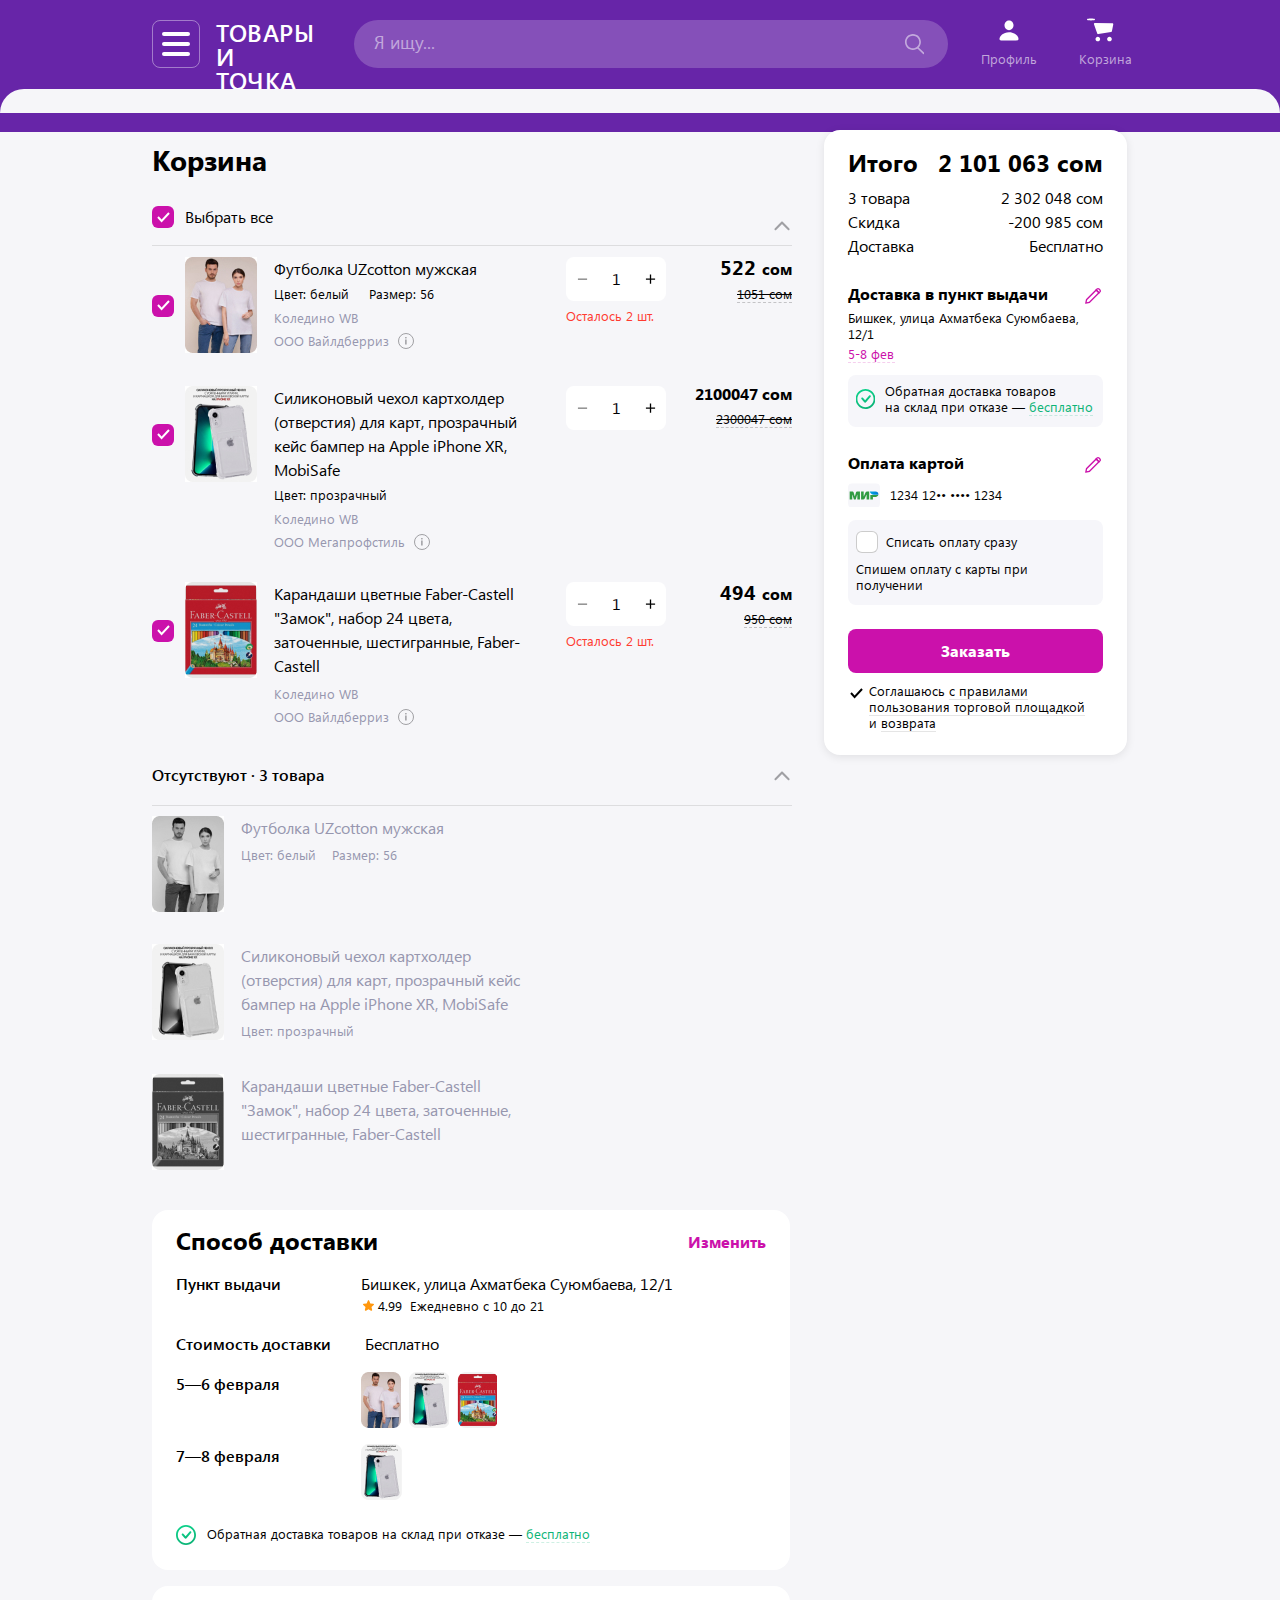
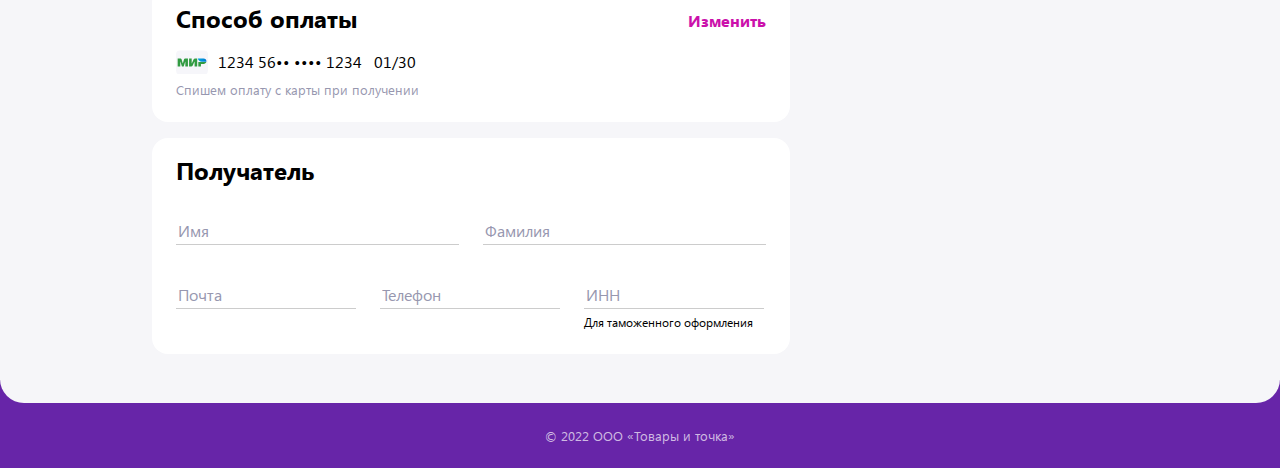
<file: index.html>
<!doctype html>
<html lang="en" class="no-js">
  <head>
    <meta charset="utf-8">
    <meta name="viewport" content="width=device-width">
    <meta name="google" content="notranslate">
    <meta name="format-detection" content="telephone=no">

    <title>Товары и точка</title>
    <meta name="description" content="">
    <meta name="keywords" content="">

    <script>
      var docElement = document.documentElement;
      docElement.className = docElement.className.replace(/\bno-js\b/, '') + ' js';
    </script>

    <link href="css/style.min.css" rel="stylesheet">
  </head>
  <body>
    <header class="header container">
      <div class="header__wrapper">
        <div class="header__nav">
          <button class="header__button" type="button">
            <span class="header__line"></span>
          </button>
          <a class="header__logo" href="/">Товары и точка</a>
        </div>
        <div class="header__search">
          <input class="header__input" type="search" placeholder="Я ищу...">
          <button class="header__searchButton"></button>
        </div>
        <div class="header__iconBlock">
          <div class="header__icon">
            <a class="header__link" href="/">
              <span class="header__link-profile"></span>
              Профиль
            </a>
          </div>
          <div class="header__icon">
            <a class="header__link" href="/">
              <span class="header__link-basket"></span>
              Корзина
            </a>
          </div>
        </div>
      </div>
    </header>
    <main class="main">
      <div class="main__display container">
        <div class="main__wrapper">
          <div class="basket">
            <div class="basket__product">
              <h1 class="basket__title">Корзина</h1>
              <div class="basket__wrapper">
                <div class="basket__wrapperButton borderCheckbox">
                  <div class="basket__wrapperCheckbox">
                    <input class="basket__input" id="Choose-all" type="checkbox" name="Choose-all" checked="checked">
                    <label class="basket__label" for="Choose-all">Выбрать все</label>
                  </div>
                  <div class="basket__summaryText">
                    <p class="basket__text"><span class="basket__quantity">3 товара</span> · <span class="basket__summary"></span></p>
                  </div>
                  <button class="buttonHide hideBasket"></button>
                </div>
                <div class="basket__wrapperList">
                  <div class="basket__list">
  <div class="basket__wrapperCheckbox marginCheckbox mobileCheckbox">
    <input class="basket__input input-js" id="t-shirt" type="checkbox" checked="checked">
    <label class="basket__label" for="t-shirt"></label>
  </div>
  <div class="basket__list-item">
    <div class="basket__list-info">
      <picture>
        <source srcset="./img/t-shirt_320.jpg" media="(max-width: 1023px)" width="80" height="106">
        <img class="basket__list-img" src="./img/t-shirt.jpg" alt="t-shirt" width="72" height="96">
      </picture>
      <div class="basket__list-text">
        <p class="basket__list-name">Футболка UZcotton мужская</p>
        <p class="basket__list-characteristic">Цвет: белый&nbsp;&nbsp;&nbsp;&nbsp;&nbsp;Размер: 56</p>
        <p class="basket__list-stock">Коледино WB</p>
        <p class="basket__list-provider">OOO Вайлдберриз <span class="providerWB"></span></p>
      </div>
      <div class="basket__list-count">
        <div class="count" data-price="522" data-sale="1051">
          <button class="count__btnMinus count__btn btnDisabled" data-direction="minus" disabled="disabled" type="button"></button>
          <input class="count__number" type="text" maxlength="2" value="1">
          <button class="count__btnPlus count__btn" data-direction="plus" type="button"></button>
        </div>
        <p class="quantity">Осталось 2 шт.</p>
        <div class="icon">
          <button class="icon__like"></button>
          <button class="icon__delete"></button>
        </div>
      </div>
      <div class="basket__list-price">
        <p class="basket__list-newPrice 522FontSize">522 <span class="basket__list-unit">сом</span></p>
        <p class="basket__list-oldPrice">1051 сом</p>
        <div class="basket__hoverPrice">
          <div class="basket__hoverPrice-wrapper">
            <p class="basket__hoverPrice-title">Скидка 55%</p>
            <p class="basket__hoverPrice-text">−300 сом</p>
          </div>
          <div class="basket__hoverPrice-wrapper">
            <p class="basket__hoverPrice-title">Скидка покупателя 10%</p>
            <p class="basket__hoverPrice-text">−30 сом</p>
          </div>
        </div>
      </div>
    </div>
  </div>
</div>

                  <div class="basket__list">
  <div class="basket__wrapperCheckbox marginCheckbox mobileCheckbox">
    <input class="basket__input input-js" id="case" type="checkbox" checked="checked">
    <label class="basket__label" for="case"></label>
  </div>
  <div class="basket__list-item">
    <div class="basket__list-info">
      <picture>
        <source srcset="./img/case_320.jpg" media="(max-width: 1023px)" width="80" height="106">
        <img class="basket__list-img" src="./img/case.jpg" alt="t-shirt" width="72" height="96">
      </picture>
      <div class="basket__list-text">
        <p class="basket__list-name">Силиконовый чехол картхолдер (отверстия) для карт, прозрачный кейс бампер на Apple iPhone XR, MobiSafe</p>
        <p class="basket__list-characteristic">Цвет: прозрачный</p>
        <p class="basket__list-stock">Коледино WB</p>
        <p class="basket__list-provider">OOO Мегапрофстиль <span class="providerM"></span></p>
      </div>
      <div class="basket__list-count">
        <div class="count" data-price="2100047" data-sale="2300047">
          <button class="count__btnMinus count__btn btnDisabled" data-direction="minus" disabled="disabled" type="button"></button>
          <input class="count__number" type="text" maxlength="2" value="1">
          <button class="count__btnPlus count__btn" data-direction="plus" type="button"></button>
        </div>
        <p class="quantity"> </p>
        <div class="icon">
          <button class="icon__like"></button>
          <button class="icon__delete"></button>
        </div>
      </div>
      <div class="basket__list-price">
        <p class="basket__list-newPrice newPriceFontSize">2100047 <span class="basket__list-unit">сом</span></p>
        <p class="basket__list-oldPrice">2300047 сом</p>
        <div class="basket__hoverPrice">
          <div class="basket__hoverPrice-wrapper">
            <p class="basket__hoverPrice-title">Скидка 55%</p>
            <p class="basket__hoverPrice-text">−300 сом</p>
          </div>
          <div class="basket__hoverPrice-wrapper">
            <p class="basket__hoverPrice-title">Скидка покупателя 10%</p>
            <p class="basket__hoverPrice-text">−30 сом</p>
          </div>
        </div>
      </div>
    </div>
  </div>
</div>

                  <div class="basket__list">
  <div class="basket__wrapperCheckbox marginCheckbox mobileCheckbox">
    <input class="basket__input input-js" id="pencils" type="checkbox" checked="checked">
    <label class="basket__label" for="pencils"></label>
  </div>
  <div class="basket__list-item">
    <div class="basket__list-info">
      <picture>
        <source srcset="./img/pencils_320.jpg" media="(max-width: 1023px)" width="80" height="106">
        <img class="basket__list-img" src="./img/pencils.jpg" alt="t-shirt" width="72" height="96">
      </picture>
      <div class="basket__list-text">
        <p class="basket__list-name">Карандаши цветные Faber-Castell &quot;Замок&quot;, набор 24 цвета, заточенные, шестигранные, Faber-Castell</p>
        <p class="basket__list-characteristic"> </p>
        <p class="basket__list-stock">Коледино WB</p>
        <p class="basket__list-provider">OOO Вайлдберриз <span class="providerWB"></span></p>
      </div>
      <div class="basket__list-count">
        <div class="count" data-price="494" data-sale="950">
          <button class="count__btnMinus count__btn btnDisabled" data-direction="minus" disabled="disabled" type="button"></button>
          <input class="count__number" type="text" maxlength="2" value="1">
          <button class="count__btnPlus count__btn" data-direction="plus" type="button"></button>
        </div>
        <p class="quantity">Осталось 2 шт.</p>
        <div class="icon">
          <button class="icon__like"></button>
          <button class="icon__delete"></button>
        </div>
      </div>
      <div class="basket__list-price">
        <p class="basket__list-newPrice 494FontSize">494 <span class="basket__list-unit">сом</span></p>
        <p class="basket__list-oldPrice">950 сом</p>
        <div class="basket__hoverPrice">
          <div class="basket__hoverPrice-wrapper">
            <p class="basket__hoverPrice-title">Скидка 55%</p>
            <p class="basket__hoverPrice-text">−300 сом</p>
          </div>
          <div class="basket__hoverPrice-wrapper">
            <p class="basket__hoverPrice-title">Скидка покупателя 10%</p>
            <p class="basket__hoverPrice-text">−30 сом</p>
          </div>
        </div>
      </div>
    </div>
  </div>
</div>

                </div>
              </div>
            </div>
            <div class="absent">
              <div class="absent__wrapper">
                <p class="absent__title">Отсутствуют · 3 товара</p>
                <button class="buttonHide hideAbsent"></button>
              </div>
              <div class="absent__product">
                <div class="absent__list">
  <div class="absent__list-info paddingProduct marginProduct">
    <div class="absent__list-wrapper">
      <picture>
        <source srcset="./img/t-shirt_320.jpg" media="(max-width: 1023px)" width="80" height="106">
        <img class="absent__list-img colorImg" src="./img/t-shirt.jpg" alt="t-shirt" width="72" height="96">
      </picture>
       <div class="absent__list-text">
         <p class="absent__list-name colorText">Футболка UZcotton мужская</p>
         <p class="absent__list-characteristic colorText">Цвет: белый&nbsp;&nbsp;&nbsp;&nbsp;Размер: 56</p>
     </div>
     </div>
      <div class="icon marginIcon mobileIcon">
        <button class="icon__like"></button>
        <button class="icon__delete"></button>
      </div>
  </div>
</div>


                <div class="absent__list">
  <div class="absent__list-info paddingProduct marginProduct">
    <div class="absent__list-wrapper">
      <picture>
        <source srcset="./img/case_320.jpg" media="(max-width: 1023px)" width="80" height="106">
        <img class="absent__list-img colorImg" src="./img/case.jpg" alt="t-shirt" width="72" height="96">
      </picture>
       <div class="absent__list-text">
         <p class="absent__list-name colorText">Силиконовый чехол картхолдер (отверстия) для карт, прозрачный кейс бампер на Apple iPhone XR, MobiSafe</p>
         <p class="absent__list-characteristic colorText">Цвет: прозрачный</p>
     </div>
     </div>
      <div class="icon marginIcon mobileIcon">
        <button class="icon__like"></button>
        <button class="icon__delete"></button>
      </div>
  </div>
</div>


                <div class="absent__list">
  <div class="absent__list-info paddingProduct marginProduct">
    <div class="absent__list-wrapper">
      <picture>
        <source srcset="./img/pencils_320.jpg" media="(max-width: 1023px)" width="80" height="106">
        <img class="absent__list-img colorImg" src="./img/pencils.jpg" alt="t-shirt" width="72" height="96">
      </picture>
       <div class="absent__list-text">
         <p class="absent__list-name colorText">Карандаши цветные Faber-Castell &quot;Замок&quot;, набор 24 цвета, заточенные, шестигранные, Faber-Castell</p>
         <p class="absent__list-characteristic colorText"> </p>
     </div>
     </div>
      <div class="icon marginIcon mobileIcon">
        <button class="icon__like"></button>
        <button class="icon__delete"></button>
      </div>
  </div>
</div>


              </div>
            </div>
            <div class="delivery">
              <div class="delivery__header">
                <h2 class="delivery__title">Способ доставки</h2>
                <button class="buttonChange btnFormDelivery">Изменить</button>
              </div>
              <div class="delivery__content">
                <div class="delivery__address">
                  <span class="delivery__text">Пункт выдачи</span>
                  <div class="delivery__address-wrapper">
                    <span class="delivery__textClient">Бишкек, улица Ахматбека Суюмбаева, 12/1</span>
                    <span class="delivery__textRating"> 4.99&nbsp;&nbsp;Ежедневно с 10 до 21 </span>
                  </div>
                </div>
                <div class="delivery__price">
                  <span class="delivery__text">Стоимость доставки</span>
                  <span class="delivery__textClient"> Бесплатно</span>
                </div>
                <div class="delivery__date">
                  <span class="delivery__text">5—6 февраля</span>
                  <div class="delivery__img">
                    <div class="delivery__1img"></div>
                    <div class="delivery__2img"></div>
                    <div class="delivery__3img"></div>
                  </div>
                </div>
                <div class="delivery__date">
                  <span class="delivery__text">7—8 февраля</span>
                  <div class="delivery__product"></div>
                </div>
                <div class="delivery__priceShipping">
                  <span class="priceShipping-icon sizeIcon"></span>
                  <span class="delivery__priceShipping-text">Обратная доставка товаров на склад при отказе — <span class="deliveryColorText">бесплатно</span></span>
                </div>
              </div>
            </div>
            <div class="payment">
              <div class="payment__header">
                <h2 class="payment__title">Способ оплаты</h2>
                <button class="buttonChange marginButtonChange btnFormPayment">Изменить</button>
              </div>
              <p class="payment__card">1234 56•• •••• 1234&nbsp;&nbsp;&nbsp;01/30</p>
              <p class="payment__text">Спишем оплату с карты при получении</p>
            </div>
            <div class="recipient">
              <h2 class="recipient__title">Получатель</h2>
              <form class="recipient__form">
                <div class="recipient__wrapper">
                  <div class="recipient__wrapper-label">
                    <label class="recipient__label">Имя</label>
                    <div class="recipient__inputBox">
                      <input data-type="name" class="recipient__input inputWidth" placeholder="Имя" type="text">
                    </div>
                  </div>
                  <div class="recipient__wrapper-label">
                    <label class="recipient__label">Фамилия</label>
                    <div class="recipient__inputBox">
                      <input data-type="surname" class="recipient__input inputWidth" placeholder="Фамилия" type="text">
                    </div>
                  </div>
                </div>
                <div class="recipient__wrapper">
                  <div class="recipient__wrapper-label">
                    <label class="recipient__label">Электронная почта</label>
                    <div class="recipient__inputBox">
                      <input data-type="email" class="recipient__input" placeholder="Почта" type="email">
                    </div>
                  </div>
                  <div class="recipient__wrapper-label">
                    <label class="recipient__label">Телефон</label>
                    <div class="recipient__inputBox">
                      <input data-type="phone" data-format="+* *** *** ** **" class="recipient__input" placeholder="Телефон" id="phone" maxlength="30" type="tel">
                    </div>
                  </div>
                  <div class="recipient__wrapper-custom">
                    <div class="recipient__wrapper-label">
                      <label class="recipient__label">ИНН для таможни</label>
                      <div class="recipient__inputBox">
                        <input data-type="number" class="recipient__input" placeholder="ИНН" type="number">
                      </div>
                      <span class="recipient__span">Для таможенного оформления</span>
                    </div>
                  </div>
                </div>
              </form>
            </div>
          </div>
        </div>
        <div class="summary">
          <div class="summary__header">
            <h2 class="summary__title">Итого</h2>
            <span class="summary__title sum-js"></span>
          </div>
          <div class="summary__info">
            <div class="summary__info-price">
              <span class="summary__text quantity-js">3 товара</span>
              <span class="summary__text oldPrice-js"></span>
            </div>
            <div class="summary__info-sale">
              <span class="summary__text">Скидка</span>
              <span class="summary__text sale-js"></span>
            </div>
            <div class="summary__info-delivery">
              <span class="summary__text">Доставка</span>
              <span class="summary__text">Бесплатно</span>
            </div>
          </div>
          <div class="summary__delivery">
            <div class="summary__wrapper">
              <span class="summary__subtitle">Доставка в пункт выдачи</span>
              <button class="summary__btnChange btnFormDelivery"></button>
            </div>
            <span class="summary__span">Бишкек, улица Ахматбека Суюмбаева, 12/1</span>
            <span class="summary__span colorTextPink">5-8 фев</span>
          </div>
          <div class="summary__deliveryFree">
            <span class="priceShipping-icon"></span>
            <span class="summary__span">Обратная доставка товаров <span class="transferLine">на склад при отказе — <span class="deliveryColorText">бесплатно</span></span></span>
          </div>
          <div class="summary__payment">
            <div class="summary__wrapper">
              <span class="summary__subtitle">Оплата картой</span>
              <button class="summary__btnChange btnFormPayment"></button>
            </div>
            <span class="summary__span summary__card">1234 12•• •••• 1234</span>
          </div>
          <div class="summary__checkbox">
            <div class="summary__checkbox-wrapper">
              <input class="summary__input" id="payment" type="checkbox">
              <label class="summary__label" for="payment">Списать оплату сразу</label>
            </div>
            <span class="summary__span">Спишем оплату с карты при получении</span>
          </div>
          <button class="summary__button">Заказать</button>
          <div class="summary__agreement">
            <span class="summary__span widthAgreement">Соглашаюсь <span class="borderBottom">с правилами пользования торговой площадкой</span> и <span class="borderBottom">возврата</span></span>
          </div>
        </div>
      </div>
    </main>
    <footer class="footer">
      <p class="footer__title">© 2022  OOO «Товары и точка»</p>
    </footer>
    <div class="mobileMenu">
      <a class="mobileMenu__link" href="/">
        <span class="mobileMenu__link-home"></span>
      </a>
      <a class="mobileMenu__link" href="/">
        <span class="mobileMenu__link-catalog"></span>
      </a>
      <a class="mobileMenu__link" href="/">
        <span class="mobileMenu__link-basket"></span>
      </a>
      <a class="mobileMenu__link" href="/">
        <span class="mobileMenu__link-favorites"></span>
      </a>
      <a class="mobileMenu__link" href="/">
        <span class="mobileMenu__link-profile"></span>
      </a>
    </div>
    <div class="modal formPayment">
        <div class="formPayment__wrapper">
          <div class="formPayment__header">
            <h2 class="formPayment__title">Способ оплаты</h2>
            <button class="formPayment__btnClose"></button>
          </div>
          <div class="formPayment__main">
            <div class="formPayment__card">
              <input class="formPayment__input" type="radio" id="mir" name="card" checked="checked">
              <label class="formPayment__label" for="mir"><span class="formPayment__label-mir"></span>1234 56•• •••• 1234</label>
            </div>
            <div class="formPayment__card">
              <input class="formPayment__input" type="radio" id="visa" name="card">
              <label class="formPayment__label" for="visa"><span class="formPayment__label-visa"></span>1234 56•• •••• 1234</label>
            </div>
            <div class="formPayment__card">
              <input class="formPayment__input" type="radio" id="master" name="card">
              <label class="formPayment__label" for="master"><span class="formPayment__label-master"></span>1234 56•• •••• 1234</label>
            </div>
            <div class="formPayment__card">
              <input class="formPayment__input" type="radio" id="maestro" name="card">
              <label class="formPayment__label" for="maestro"><span class="formPayment__label-maestro"></span>1234 56•• •••• 1234</label>
            </div>
          </div>
          <button class="formPayment__button">Выбрать</button>
        </div>
    </div>
    <div class="modal formDelivery">
      <div class="formDelivery__wrapper">
        <div class="formDelivery__header">
          <h2 class="formDelivery__title">Способ доставки</h2>
          <button class="formDelivery__btnClose"></button>
        </div>
        <div class="formDelivery__method">
          <label class="formDelivery__method-label" for="place">
            <input class="formDelivery__method-radio" type="radio" id="place" name="method" checked="checked">
            <span class="formDelivery__method-text">В пункт выдачи</span>
          </label>
          <label class="formDelivery__method-label" for="courier">
            <input class="formDelivery__method-radio" type="radio" id="courier" name="method">
            <span class="formDelivery__method-text">Курьером</span>
          </label>
        </div>
        <div class="formDelivery__main">
          <span class="formDelivery__main-title">Мои адреса</span>
          <div class="formDelivery__address">
            <div class="formDelivery__address-wrapper">
              <input class="formDelivery__input" type="radio" id="address1" name="address" checked="checked">
              <label class="formDelivery__label" for="address1">Бишкек, улица Табышалиева, 57</label>
              <span class="formDelivery__spanMobile">Пункт выдачи</span>
            </div>
            <button class="formDelivery__btnDelete"></button>
          </div>
          <div class="formDelivery__address">
            <div class="formDelivery__address-wrapper">
              <input class="formDelivery__input" type="radio" id="address2" name="address">
              <label class="formDelivery__label" for="address2">Бишкек, улица Жукеева-Пудовкина, 77/1</label>
              <span class="formDelivery__spanMobile"><span class="formDelivery__spanMobile-number">4.99</span>Пункт выдачи</span>
            </div>
            <button class="formDelivery__btnDelete"></button>
          </div>
          <div class="formDelivery__address">
            <div class="formDelivery__address-wrapper">
              <input class="formDelivery__input" type="radio" id="address3" name="address">
              <label class="formDelivery__label" for="address3">Бишкек, микрорайон Джал, улица Ахунбаева Исы, 67/1</label>
              <span class="formDelivery__spanMobile"><span class="formDelivery__spanMobile-number">4.99</span>Пункт выдачи</span>
            </div>
            <button class="formDelivery__btnDelete"></button>
          </div>
        </div>
        <button class="formDelivery__button">Выбрать</button>
      </div>
    </div>
    <script src="js/app.js" defer="defer"></script>
    <script src="js/script.js"></script>
    <script src="js/form.js"></script>
    <script src="js/dynamic.js"></script>
  </body>
</html>
</file>
<file: css/style.min.css>
/*! normalize.css v8.0.1 | MIT License | github.com/necolas/normalize.css */html{-webkit-text-size-adjust:100%;line-height:1.15}body{margin:0}main{display:block}h1{font-size:2em;margin:.67em 0}hr{box-sizing:content-box;height:0;overflow:visible}pre{font-family:monospace,monospace;font-size:1em}a{background-color:transparent}abbr[title]{border-bottom:none;text-decoration:underline;-webkit-text-decoration:underline dotted;text-decoration:underline dotted}b,strong{font-weight:bolder}code,kbd,samp{font-family:monospace,monospace;font-size:1em}small{font-size:80%}sub,sup{font-size:75%;line-height:0;position:relative;vertical-align:baseline}sub{bottom:-.25em}sup{top:-.5em}img{border-style:none}button,input,optgroup,select,textarea{font-family:inherit;font-size:100%;line-height:1.15;margin:0}button,input{overflow:visible}button,select{text-transform:none}[type=button],[type=reset],[type=submit],button{-webkit-appearance:button}[type=button]::-moz-focus-inner,[type=reset]::-moz-focus-inner,[type=submit]::-moz-focus-inner,button::-moz-focus-inner{border-style:none;padding:0}[type=button]:-moz-focusring,[type=reset]:-moz-focusring,[type=submit]:-moz-focusring,button:-moz-focusring{outline:1px dotted ButtonText}fieldset{padding:.35em .75em .625em}legend{box-sizing:border-box;color:inherit;display:table;max-width:100%;padding:0;white-space:normal}progress{vertical-align:baseline}textarea{overflow:auto}[type=checkbox],[type=radio]{box-sizing:border-box;padding:0}[type=number]::-webkit-inner-spin-button,[type=number]::-webkit-outer-spin-button{height:auto}[type=search]{-webkit-appearance:textfield;outline-offset:-2px}[type=search]::-webkit-search-decoration{-webkit-appearance:none}::-webkit-file-upload-button{-webkit-appearance:button;font:inherit}details{display:block}summary{display:list-item}[hidden],template{display:none}html{-webkit-text-size-adjust:none;-moz-text-size-adjust:none;text-size-adjust:none;-webkit-tap-highlight-color:transparent;box-sizing:border-box}*,:after,:before{box-sizing:inherit}body,html{-webkit-font-smoothing:antialiased;-moz-osx-font-smoothing:grayscale;background-color:#6725a8;color:#000;font-family:Segoe UI;height:100%;margin:0;min-height:100%}a{list-style:none;text-decoration:none}img{display:block}ul{padding:0}p{margin:0}button{cursor:pointer}div{display:block}h1,h2{margin:0}input[type=number]{-moz-appearance:textfield;-webkit-appearance:textfield;appearance:textfield}input[type=number]::-webkit-inner-spin-button,input[type=number]::-webkit-outer-spin-button{display:none}@font-face{font-display:swap;font-family:Segoe UI;font-style:normal;font-weight:400;src:url(../fonts/SegoeUI.woff) format("woff")}@font-face{font-display:swap;font-family:Segoe UI;font-style:normal;font-weight:700;src:url(../fonts/SegoeUI-Bold.woff) format("woff")}@font-face{font-display:swap;font-family:Segoe UI;font-style:normal;font-weight:600;src:url(../fonts/SegoeUI-SemiBold.woff) format("woff")}.container{margin:0 auto;max-width:1400px}@media (max-width:1399px){.container{margin:0 auto;max-width:1024px}}@media (max-width:1023px){.container{margin:0 auto;max-width:320px}}.header__wrapper{display:flex;margin:20px 24px 40px}@media (max-width:1023px){.header__wrapper{justify-content:space-between;margin:13px 13px 40px}}.header:after{background-color:#f6f6f9;border-radius:24px 24px 0 0;content:"";display:block;height:24px;left:0;position:absolute;top:89px;width:100%}@media (max-width:1023px){.header:after{top:56px}}.header__nav{display:flex;margin-right:32px;width:170px}@media (max-width:1023px){.header__nav{margin:0;width:-webkit-max-content;width:-moz-max-content;width:max-content}}.header__logo{color:#fff;font-size:24px;font-weight:600;letter-spacing:.5px;line-height:24px;text-transform:uppercase;width:108px}@media (max-width:1023px){.header__logo{font-size:20px;letter-spacing:2px;width:212px}}.header__button{background:0 0;border:1px solid hsla(0,0%,100%,.4);border-radius:8px;height:48px;margin-right:16px;padding:21px 9px;transition:.3s ease;width:48px}@media (max-width:1023px){.header__button{border:none;height:18.5px;margin-right:23px;padding:13px 3px;width:26.5px}}.header__button:hover{border:1px solid #fff}.header__line{background:#fff;border-radius:4px;display:block;height:4px;position:relative;width:28px}@media (max-width:1023px){.header__line{height:2px;width:22.5px}}.header__line:before{background:#fff;border-radius:4px;content:"";display:block;height:100%;left:0;position:absolute;top:-10px;width:100%}@media (max-width:1023px){.header__line:before{top:-7px}}.header__line:after{background:#fff;border-radius:4px;bottom:-10px;content:"";display:block;height:100%;left:0;position:absolute;width:100%}@media (max-width:1023px){.header__line:after{bottom:-7px}}.header__search{margin-right:28px;position:relative;width:100%}@media (max-width:1023px){.header__search{margin:0;width:28px}}.header__input{background:hsla(0,0%,100%,.2);border:none;border-radius:36px;color:hsla(0,0%,100%,.5);cursor:pointer;font-size:18px;font-weight:400;line-height:24px;margin:0;padding:10px 52px 14px 20px;transition:.3s ease 0s;width:100%}@media (max-width:1023px){.header__input{display:none}}.header__input::-moz-placeholder{color:hsla(0,0%,100%,.5)}.header__input::placeholder{color:hsla(0,0%,100%,.5)}.header__input:hover{background:hsla(0,0%,100%,.4)}.header__searchButton{background-color:transparent;background-image:url(../img/Search.svg);background-repeat:no-repeat;border:none;cursor:pointer;height:21px;opacity:.5;padding:0;position:absolute;right:24px;top:14px;transition:.3s ease;width:20px}@media (max-width:1023px){.header__searchButton{left:4px;opacity:1;right:0;top:5px}}.header__searchButton:hover{opacity:1}.header__iconBlock{bottom:5px;display:flex;gap:40px;left:5px;position:relative}@media (max-width:1023px){.header__iconBlock{display:none}}.header__link{color:hsla(0,0%,100%,.6);display:block;font-size:13px;font-weight:400;line-height:16px;text-align:center;transition:.3s ease}@media (max-width:1023px){.header__link{display:none}}.header__link:hover{color:#fff}.header__link-profile{background-image:url(../img/profile.svg);background-position:50%}.header__link-basket,.header__link-profile{background-repeat:no-repeat;display:block;height:30px;margin:0 auto 6px;width:56px}.header__link-basket{background-image:url(../img/basket.svg);background-position:10px 3px}.main{background-color:#f6f6f9}.main__display{display:flex;flex-direction:row;gap:32px}@media (max-width:1023px){.main__display{flex-direction:column;gap:0}}.main__wrapper{height:-webkit-max-content;height:-moz-max-content;height:max-content;margin-left:24px}@media (max-width:1023px){.main__wrapper{margin:-8px auto 0}}.basket{margin-top:10px;width:891px}@media (max-width:1399px){.basket{width:640px}}@media (max-width:1023px){.basket{margin:0;width:288px}}.basket__product{margin-bottom:37.5px}@media (max-width:1023px){.basket__product{margin-bottom:48px}}.basket__list-wrapper{display:flex;flex-direction:row}.basket__title{font-size:28px;font-weight:700;line-height:36px;margin-bottom:27px}@media (max-width:1023px){.basket__title{font-size:20px;line-height:28px;margin-bottom:16px}}.basket__wrapperButton{align-items:center;display:flex;justify-content:space-between}.basket__wrapperCheckbox{min-height:24px;padding-bottom:14px}.basket__wrapper{display:flex;flex-direction:column;gap:11px}.basket__wrapperList{display:flex;flex-direction:column;row-gap:32px}@media (max-width:1023px){.basket__wrapperList{row-gap:10px}}.basket__input{opacity:0;position:absolute;z-index:-1}.basket__input+.basket__label{align-items:center;display:inline-flex;-webkit-user-select:none;-moz-user-select:none;user-select:none}.basket__input+.basket__label:before{background-color:#fff;background-position:50%;background-repeat:no-repeat;border:1px solid rgba(0,0,0,.2);border-radius:6px;content:"";cursor:pointer;display:inline-block;height:22px;margin-right:11px;width:22px}.basket__input:checked+.basket__label:before{background-color:#cb11ab;background-image:url(../img/checkbox.svg);border:none}.basket__label{font-size:16px;font-weight:400;line-height:24px}.basket__list{display:flex;height:100%;width:640px}@media (max-width:1023px){.basket__list{border-bottom:1px solid rgba(0,0,0,.1);padding-bottom:18px;width:288px}}.basket__list:nth-child(5n-2){border-bottom:none;padding-bottom:0}.basket__list-unit{font-size:16px;line-height:24px}.basket__summaryText{display:none;padding-bottom:14px}.basket__text{font-size:16px;font-weight:600;line-height:24px}@media (max-width:1023px){.basket__list-item{width:288px}}.basket__list-info{display:flex}@media (max-width:1023px){.basket__list-info{flex-wrap:wrap;position:relative}}.basket__list-img{cursor:pointer;margin-right:17px}@media (max-width:1023px){.basket__list-img{margin-bottom:12px;margin-right:16px}}.basket__list-text{margin-right:292px;width:252px}@media (max-width:1399px){.basket__list-text{margin-right:40px}}@media (max-width:1023px){.basket__list-text{margin-right:0;margin-top:29px;width:192px}}.basket__list-name{cursor:pointer;font-size:16px;font-weight:400;line-height:24px;margin-bottom:5px}@media (max-width:1023px){.basket__list-name{-webkit-line-clamp:2;-webkit-box-orient:vertical;word-wrap:break-word;display:-webkit-box;font-size:14px;line-height:20px;max-height:40px;overflow:hidden}}.basket__list-characteristic{font-size:13px;font-weight:400;line-height:16px;margin-bottom:8px}.basket__list-stock{color:#9797af;font-size:13px;font-weight:400;line-height:16px}@media (max-width:1023px){.basket__list-stock{margin-bottom:12px}}.basket__list-provider{color:#9797af;font-size:13px;font-weight:400;line-height:16px}@media (max-width:1023px){.basket__list-provider{display:none}.basket__list-count{align-items:center;display:flex;gap:16px;justify-content:space-between;width:279px}}.basket__list-price{align-items:end;display:flex;flex-direction:column;gap:5px;position:relative;top:-4px;width:110px}@media (max-width:1023px){.basket__list-price{flex-direction:row;margin-left:96px;margin-top:7px;position:absolute;width:193px}}.basket__list-newPrice{font-size:20px;font-weight:700;line-height:28px}@media (max-width:1023px){.basket__list-newPrice{font-size:16px;line-height:24px}}.basket__list-oldPrice{border-bottom:1px dashed rgba(0,0,0,.2);cursor:pointer;font-size:13px;font-weight:400;line-height:16px;text-decoration:line-through;width:-webkit-max-content;width:-moz-max-content;width:max-content}.basket__hoverPrice{background-color:#fff;border-radius:8px;box-shadow:0 0 20px rgba(0,0,0,.1);display:none;flex-direction:column;gap:8px;height:-webkit-fit-content;height:-moz-fit-content;height:fit-content;margin-left:8px;margin-top:55px;opacity:0;padding:11px 16px 13px;position:absolute;width:-webkit-fit-content;width:-moz-fit-content;width:fit-content;z-index:100}.basket__hoverPrice-wrapper{display:flex;flex-direction:row;gap:8px}.basket__hoverPrice-title{color:#a0a0a4;font-size:13px;font-weight:400;line-height:16px;width:142px}.basket__hoverPrice-text{font-size:13px;font-weight:400;line-height:16px;text-align:end;width:57px}.basket__hoverProvider{background-color:#fff;border-radius:8px;box-shadow:0 0 20px rgba(0,0,0,.1);display:flex;flex-direction:column;gap:8px;height:-webkit-fit-content;height:-moz-fit-content;height:fit-content;padding:11px 16px 13px;position:absolute;width:-webkit-fit-content;width:-moz-fit-content;width:fit-content;z-index:100}.basket__hoverProvider-title{font-size:13px;font-weight:700;line-height:16px}.basket__hoverProvider-text{font-size:13px;font-weight:400;line-height:16px;width:248px}@media (max-width:1023px){.mobileCheckbox{position:absolute;z-index:10}}.buttonHide{background:none;background-image:url(../img/arrow.svg);background-repeat:no-repeat;border:none;height:20px;transition:.3s ease;width:20px}.borderCheckbox{border-bottom:1px solid rgba(0,0,0,.1)}.count{align-items:center;background-color:#fff;border-radius:8px;display:flex;flex-direction:row;height:44px;justify-content:center;margin-bottom:7px;margin-right:16px;width:100px}@media (max-width:1023px){.count{height:32px;margin:0;width:80px}}.count__btnPlus{background:none;background-image:url(../img/Plus.svg);border:none;height:24px;position:relative;width:24px}.count__btnPlus:disabled{cursor:default;opacity:.5}.count__number{border:none;font-size:16px;font-weight:400;line-height:24px;text-align:center;width:44px}.count__btnMinus{background:none;background-image:url(../img/Minus.svg);border:none;height:24px;position:relative;width:24px}.count__btnMinus:disabled{cursor:default;opacity:.5}.quantity{color:#ff3b30;font-size:13px;font-weight:400;line-height:16px;margin-bottom:10px}@media (max-width:1023px){.quantity{margin:0 13px 0 0}}.icon{display:flex;flex-direction:row;gap:18px;justify-content:right;margin-right:14px;opacity:0;transition:.5s ease}@media (max-width:1023px){.icon{gap:26px;margin:0}}.icon__like{background-color:transparent;background-image:url(../img/like.svg);background-repeat:no-repeat;border:none;height:20px;opacity:.5;width:20px}@media (max-width:1023px){.icon__like{background-position-y:3px}}.icon__like:hover{background-image:url(../img/hoverLike.svg);opacity:1}.icon__delete{background-color:transparent;background-image:url(../img/delete.svg);background-repeat:no-repeat;border:none;height:20px;opacity:.5;width:20px}@media (max-width:1023px){.icon__delete{background-position-y:3px}}.icon__delete:hover{background-image:url(../img/hoverBasket.svg);opacity:1}.absent__list:hover .icon,.basket__list:hover .icon{opacity:1}.newPriceFontSize{font-size:16px;line-height:24px}.marginCheckbox{margin-top:37.5px}@media (max-width:1023px){.marginCheckbox{margin-left:4px;margin-top:4px}}.absent{margin-bottom:40px}@media (max-width:1023px){.absent{margin-bottom:32px}}.absent__wrapper{align-items:center;border-bottom:1px solid rgba(0,0,0,.1);display:flex;justify-content:space-between;margin-bottom:10px;padding-bottom:18px}.absent__title{font-size:16px;font-weight:600;line-height:24px}.absent__product{display:flex;flex-direction:column;gap:32px}@media (max-width:1023px){.absent__product{gap:11px}.absent__list{border-bottom:1px solid rgba(0,0,0,.1);padding-bottom:22px}}.absent__list:nth-child(5n-2){margin-top:-5px}@media (max-width:1023px){.absent__list:nth-child(5n-2){border-bottom:none;margin-top:0;padding-bottom:0}}.absent__list-info{display:flex}@media (max-width:1023px){.absent__list-info{flex-wrap:wrap}}.absent__list-wrapper{display:flex;flex-direction:row}@media (max-width:1023px){.absent__list-wrapper{margin-bottom:12px}}.absent__list-img{cursor:pointer;margin-right:17px}.absent__list-text{margin-right:292px;width:285px}@media (max-width:1399px){.absent__list-text{margin-right:85px}}@media (max-width:1023px){.absent__list-text{margin-right:0;width:192px}}.absent__list-name{font-size:16px;font-weight:400;line-height:24px;margin-bottom:7px}@media (max-width:1023px){.absent__list-name{-webkit-line-clamp:2;-webkit-box-orient:vertical;word-wrap:break-word;display:-webkit-box;font-size:14px;line-height:20px;max-height:40px;overflow:hidden}}.absent__list-characteristic{font-size:13px;font-weight:400;line-height:16px;margin-bottom:8px}.marginIcon{margin:0}.paddingProduct{display:flex;justify-content:space-between;width:767px}@media (max-width:1399px){.paddingProduct{justify-content:start}}@media (max-width:1023px){.paddingProduct{justify-content:end;width:288px}}.colorImg{filter:grayscale(100%)}.colorText{color:#9797af}.delivery{background-color:#fff;border-radius:16px;margin-bottom:16px;padding:14px 18px 24px 24px;width:891px}@media (max-width:1399px){.delivery{width:638px}}@media (max-width:1023px){.delivery{margin-left:-16px;padding:19px 16px 24px;width:320px}}.delivery__header{display:flex;flex-direction:row;justify-content:space-between;margin-bottom:16px}@media (max-width:1023px){.delivery__header{margin-bottom:12px}}.delivery__title{font-size:24px;font-weight:700;line-height:32px}@media (max-width:1023px){.delivery__title{font-size:20px;line-height:24px}}.delivery__address{display:flex;flex-direction:row}@media (max-width:1023px){.delivery__address{flex-direction:column}}.delivery__address-wrapper{display:flex;flex-direction:column}.delivery__text{display:inline-block;font-size:16px;font-weight:600;line-height:24px;margin-right:8px;width:177px}.delivery__textClient{font-size:16px;font-weight:400;line-height:24px;margin-bottom:2px}.delivery__textRating{font-size:13px;font-weight:400;line-height:16px;margin-bottom:18px;margin-left:2px}.delivery__textRating:before{background-image:url(../img/star.svg);background-position:50%;background-repeat:no-repeat;content:"";display:inline-block;height:11px;width:11px}.delivery__price{margin-bottom:16px}@media (max-width:1023px){.delivery__price{display:flex;flex-direction:column;margin-bottom:12px}}.delivery__priceShipping{display:flex}@media (max-width:1399px){.delivery__priceShipping{gap:8px}}@media (max-width:1023px){.delivery__priceShipping{gap:2px;margin-top:29px}}.delivery__priceShipping-text{font-size:13px;font-weight:400;line-height:16px;margin-left:3px;margin-top:2px}@media (max-width:1023px){.delivery__priceShipping-text{margin:-5px 0 0;width:242px}}.delivery__date{display:flex}@media (max-width:1023px){.delivery__date{flex-direction:column;gap:12px;margin-bottom:8px}}.delivery__img{display:flex;gap:8px}.delivery__1img{background-image:url(../img/t-shirt-mini.jpg)}.delivery__1img,.delivery__2img{background-repeat:no-repeat;height:56px;margin-bottom:16px;width:40px}.delivery__2img{background-image:url(../img/case-mini.jpg)}.delivery__3img{background-image:url(../img/pencils-mini.jpg);margin-bottom:16px;width:40px}.delivery__3img,.delivery__product{background-repeat:no-repeat;height:56px}.delivery__product{background-image:url(../img/deliveryCase.jpg);margin-bottom:24px;width:41px}@media (max-width:1023px){.delivery__product{margin-bottom:0}}.delivery__hover{background-color:#fff;border-radius:8px;box-shadow:0 0 20px rgba(0,0,0,.1);height:-webkit-fit-content;height:-moz-fit-content;height:fit-content;padding:11px 16px 13px;position:absolute;width:288px;z-index:100}.delivery__hover-text{font-size:13px;font-weight:400;line-height:16px}.priceShipping-icon{background-image:url(../img/priceShipping.svg);background-position:50%;background-repeat:no-repeat;content:"";display:inline-block;height:22px;width:27px}@media (max-width:1399px){.priceShipping-icon{width:35px}}@media (max-width:1023px){.priceShipping-icon{margin-left:2px}}@media (max-width:1399px){.transferLine{display:inline-block}}@media (max-width:1023px){.transferLine{display:inline}}.deliveryColorText{border-bottom:1px dashed rgba(12,180,119,.2);color:#0cb477;cursor:pointer}.buttonChange{background:transparent;border:none;color:#cb11ab;font-size:16px;font-weight:700;line-height:24px;margin-top:5px;transition:.3s ease}.buttonChange:hover{color:#e313bf}@media (max-width:1023px){.buttonChange{margin:0;padding:0}}.marginButtonChange{margin-top:-10px}.payment{background-color:#fff;border-radius:16px;margin-bottom:16px;padding:16px 18px 24px 24px;width:891px}@media (max-width:1399px){.payment{width:638px}}@media (max-width:1023px){.payment{margin-left:-16px;padding:14px 16px 24px;width:320px}}.payment__header{display:flex;flex-direction:row;justify-content:space-between}.payment__title{font-size:24px;font-weight:700;line-height:32px;margin-bottom:16px}@media (max-width:1023px){.payment__title{font-size:20px;line-height:24px;margin-bottom:10px}}.payment__card{align-items:center;display:flex;font-size:16px;font-weight:400;line-height:24px;margin-bottom:8px}.payment__card:before{background-image:url(../img/mir.svg);content:"";display:inline-block;height:24px;margin-right:10px;width:32px}.payment__text{color:#9797af;font-size:13px;font-weight:400;line-height:16px}.recipient{background-color:#fff;border-radius:16px;margin-bottom:26px;padding:16px 24px 45px;width:891px}@media (max-width:1399px){.recipient{width:638px}}@media (max-width:1023px){.recipient{margin-bottom:0;margin-left:-16px;padding:14px 16px 38px;width:320px}}.recipient__title{font-size:24px;font-weight:700;line-height:32px;margin-bottom:35px}@media (max-width:1023px){.recipient__title{font-size:20px;line-height:24px;margin-bottom:26px}}.recipient__form{display:flex;flex-direction:column;gap:24px;row-gap:40px}@media (max-width:1023px){.recipient__form{row-gap:48px}}.recipient__wrapper{align-items:end;-moz-column-gap:24px;column-gap:24px;display:flex;flex-direction:row}@media (max-width:1023px){.recipient__wrapper{flex-direction:column;gap:0;justify-content:space-between;row-gap:48px}}.recipient__wrapper-custom,.recipient__wrapper-label{display:flex;flex-direction:column}.recipient__label{color:#9797af;display:none;font-size:13px;font-weight:400;line-height:16px;margin-top:-20px;position:absolute}.recipient__input{border:none;border-bottom:1px solid rgba(0,0,0,.2);height:24px;padding-bottom:5px;width:218px}@media (max-width:1399px){.recipient__input{width:180px}}@media (max-width:1023px){.recipient__input{width:288px}}.recipient__input::-moz-placeholder{color:#9797af;font-size:16px;font-weight:400;line-height:24px}.recipient__input::placeholder{color:#9797af;font-size:16px;font-weight:400;line-height:24px}.recipient__span{font-size:12px;font-weight:400;line-height:14px;margin-top:30px;position:absolute}.inputWidth{width:338px}@media (max-width:1399px){.inputWidth{width:283px}}@media (max-width:1023px){.inputWidth{width:288px}}.summary{background-color:#fff;border-radius:16px;box-shadow:0 2px 10px rgba(0,0,0,.09);height:-webkit-max-content;height:-moz-max-content;height:max-content;margin-top:-2px;padding:16px 24px 24px;width:429px;z-index:10}@media (max-width:1399px){.summary{width:303px}}@media (max-width:1023px){.summary{background-color:#f6f6fa;box-shadow:none;padding:30px 16px 20px;width:320px}}.summary__header{display:flex;justify-content:space-between}.summary__title{font-size:24px;font-weight:700;line-height:32px}@media (max-width:1023px){.summary__title{font-size:20px;line-height:24px}}.summary__title-unit{font-size:20px;line-height:28px}.summary__info{margin-bottom:24px;margin-top:8px}@media (max-width:1023px){.summary__info{margin-bottom:17px;margin-top:5px}}.summary__info-delivery,.summary__info-price,.summary__info-sale{display:flex;flex-direction:row;justify-content:space-between}.summary__text{font-size:16px;font-weight:400;line-height:24px}.summary__span{font-size:13px;font-weight:400;line-height:16px}.summary__delivery{display:flex;flex-direction:column;gap:4px;margin-bottom:12px}@media (max-width:1023px){.summary__delivery{display:none}}.summary__subtitle{font-size:16px;font-weight:700;line-height:24px}.summary__deliveryFree{align-items:center;background-color:#f6f6fa;border-radius:8px;display:flex;gap:6px;justify-content:center;margin-bottom:24px;padding:8px 8px 12px}@media (max-width:1399px){.summary__deliveryFree{gap:10px}}@media (max-width:1023px){.summary__deliveryFree{gap:6px;margin-bottom:13px}}.summary__payment{display:flex;flex-direction:column;gap:4px;margin-bottom:13px}@media (max-width:1023px){.summary__payment{display:none}}.summary__checkbox{background-color:#f6f6fa;border-radius:8px;display:flex;flex-direction:column;gap:5px;margin-bottom:24px;padding:8px 8px 12px}.summary__wrapper{display:flex;justify-content:space-between}.summary__btnChange{background:none;background-image:url(../img/fix.svg);background-position:2px 6px;background-repeat:no-repeat;border:none;height:23px;width:20px}.summary__card{align-items:center;display:flex;margin-top:4px}.summary__card:before{background-image:url(../img/mir.svg);content:"";display:inline-block;height:24px;margin-right:10px;width:32px}.summary__agreement{display:flex;justify-content:center}.summary__agreement:before{background-image:url(../img/check.svg);background-position:50%;background-position-y:5px;background-repeat:no-repeat;content:"";height:32px;margin-right:8px;width:16px}@media (max-width:1399px){.summary__agreement:before{margin-right:5px}.summary__agreement{justify-content:start}}.summary__button{background-color:#cb11ab;border:none;border-radius:8px;color:#fff;font-size:16px;font-weight:700;height:44px;line-height:24px;margin-bottom:10px;transition:.3s ease;width:100%}.summary__button:hover{background-color:#e313bf}.summary__label{font-size:13px;font-weight:400;line-height:16px;margin-top:3px}.summary__input{opacity:0;position:absolute;z-index:-1}.summary__input+.summary__label{align-items:center;display:inline-flex;-webkit-user-select:none;-moz-user-select:none;user-select:none}.summary__input+.summary__label:before{background-color:#fff;background-position:50%;background-repeat:no-repeat;border:1px solid rgba(0,0,0,.2);border-radius:6px;content:"";cursor:pointer;display:inline-block;height:22px;margin-right:8px;width:22px}.summary__input:checked+.summary__label:before{background-color:#cb11ab;background-image:url(../img/checkbox.svg);border:none}.recipient__inputBox{display:flex;flex-direction:column}.error .recipient__input{border-bottom:1px solid #f55123;color:#f55123}.errorLabel{color:#f55123;font-size:12px;font-weight:400;line-height:14px;margin-top:30px;position:absolute}@media (max-width:1399px){.errorLabel{width:176px}}@media (max-width:1023px){.errorLabel{width:-webkit-max-content;width:-moz-max-content;width:max-content}}@media (max-width:1399px){.widthAgreement{width:217px}}@media (max-width:1023px){.widthAgreement{width:235px}}.colorTextPink{border-bottom:1px dashed rgba(203,17,171,.2);color:#cb11ab;width:47px}.sizeIcon{width:20px}@media (max-width:1023px){.sizeIcon{width:35px}}.borderBottom{border-bottom:1px solid rgba(0,0,0,.1);cursor:pointer;transition:.3s ease}.borderBottom:hover{color:#cb11ab}.providerM,.providerWB{background-image:url(../img/attention.svg);background-repeat:no-repeat;cursor:pointer;display:inline-block;height:20px;left:3px;position:relative;top:5px;width:20px}.basket__list-oldPrice:hover+.basket__hoverPrice{display:flex;opacity:1}.footer{display:flex;justify-content:center;padding:48px 0 24px;position:relative}@media (max-width:1023px){.footer{padding-bottom:56px}}.footer:before{background:#f6f6f9;border-radius:0 0 24px 24px;content:"";display:block;height:24px;left:0;position:absolute;top:-1px;width:100%}.footer__title{color:hsla(0,0%,100%,.7);font-size:13px;font-weight:400;line-height:16px}@media (max-width:1023px){.footer__title{height:40px}}.mobileMenu{display:none}@media (max-width:1023px){.mobileMenu{align-items:center;background-color:#fff;bottom:0;box-shadow:0 4px 20px rgba(0,0,0,.1);display:flex;gap:38.5px;height:56px;justify-content:center;position:fixed;width:100%;z-index:100}.mobileMenu__link{height:28px;width:28px}.mobileMenu__link-home{background-image:url(../img/home.svg)}.mobileMenu__link-catalog,.mobileMenu__link-home{background-repeat:no-repeat;display:block;height:28px;width:28px}.mobileMenu__link-catalog{background-image:url(../img/catalog.svg)}.mobileMenu__link-basket{background-image:url(../img/basket320.svg)}.mobileMenu__link-basket,.mobileMenu__link-favorites{background-repeat:no-repeat;display:block;height:28px;width:28px}.mobileMenu__link-favorites{background-image:url(../img/favorites.svg)}.mobileMenu__link-profile{background-image:url(../img/profile320.svg);background-repeat:no-repeat;display:block;height:28px;width:28px}}.modal{background-color:rgba(5,0,10,.3);cursor:pointer;inset:0;overflow-y:auto;position:fixed;z-index:100}@media (max-width:1023px){.formPayment{height:100%;width:100%}}.formPayment__wrapper{background-color:#fff;border-radius:16px;box-shadow:0 0 20px rgba(0,0,0,.2);cursor:default;height:408px;margin:auto;padding:16px 24px 24px;position:relative;width:400px}@media (max-width:1023px){.formPayment__wrapper{border-radius:0;height:100%;padding:16px;width:100%}}.formPayment__header{align-items:center;display:flex;justify-content:space-between;margin-bottom:16px}.formPayment__main{display:flex;flex-direction:column;gap:16px;height:267px;margin-bottom:16px}.formPayment__title{font-size:20px;font-weight:700;line-height:28px}.formPayment__card{display:flex;gap:10px}.formPayment__label{align-items:center;display:flex;font-size:16px;font-weight:400;line-height:24px}.formPayment__label-mir{background-image:url(../img/mir.svg)}.formPayment__label-mir,.formPayment__label-visa{display:inline-block;height:24px;margin-right:4px;width:32px}.formPayment__label-visa{background-image:url(../img/visa.svg)}.formPayment__label-master{background-image:url(../img/master.svg)}.formPayment__label-maestro,.formPayment__label-master{display:inline-block;height:24px;margin-right:4px;width:32px}.formPayment__label-maestro{background-image:url(../img/maestro.svg)}.formPayment__btnClose{background:none;background-image:url(../img/btnClose.svg);background-repeat:no-repeat;border:none;height:15px;width:15px}.formPayment__button{background-color:#cb11ab;border:none;border-radius:8px;color:#fff;font-size:16px;font-weight:700;height:44px;line-height:24px;transition:.3s ease;width:164px}.formPayment__button:hover{background-color:#e313bf}@media (max-width:1023px){.formPayment__button{width:100%}}.formPayment__input{opacity:0;position:absolute;z-index:-1}.formPayment__input+.formPayment__label{align-items:center;display:inline-flex;-webkit-user-select:none;-moz-user-select:none;user-select:none}.formPayment__input+.formPayment__label:before{background-image:url(../img/radio.svg);background-position:50%;background-repeat:no-repeat;content:"";cursor:pointer;display:inline-block;height:20px;margin-right:8px;width:20px}.formPayment__input:checked+.formPayment__label:before{background-image:url(../img/radioCheck.svg);background-position:50%;background-repeat:no-repeat;height:20px;margin-right:8px;width:20px}@media (max-width:1023px){.formDelivery{height:100%;width:100%}}.formDelivery__wrapper{background-color:#fff;border-radius:16px;box-shadow:0 0 20px rgba(0,0,0,.2);cursor:default;height:408px;margin:auto;padding:16px 24px 24px;position:relative;width:500px}@media (max-width:1023px){.formDelivery__wrapper{border-radius:0;height:100%;padding:16px;width:100%}}.formDelivery__header{align-items:center;display:flex;justify-content:space-between;margin-bottom:14px}.formDelivery__main{display:flex;flex-direction:column;gap:16px;height:207px;margin-bottom:16px}@media (max-width:1023px){.formDelivery__main{height:-webkit-max-content;height:-moz-max-content;height:max-content;margin-bottom:111px}}.formDelivery__main-title{font-size:13px;font-weight:700;line-height:16px}.formDelivery__title{font-size:20px;font-weight:700;line-height:28px}.formDelivery__method{display:flex;gap:8px;height:36px;justify-content:space-between;margin-bottom:24px}.formDelivery__method-text{background:none;border:2px solid rgba(203,17,171,.15);border-radius:20px;display:block;font-size:13px;font-weight:700;line-height:16px;padding-bottom:10px;padding-top:8px;text-align:center;width:100%}.formDelivery__method-radio{display:none;opacity:0;z-index:-1}.formDelivery__method-radio:checked~.formDelivery__method-text{border:2px solid #cb11ab}.formDelivery__method-label{cursor:pointer;display:block;width:100%}.formDelivery__address{align-items:center;display:flex;gap:10px;justify-content:space-between}.formDelivery__address-wrapper{display:flex;flex-direction:column;gap:4px}.formDelivery__btnDelete{background:none;background-image:url(../img/delete.svg);background-repeat:no-repeat;border:none;height:20px;opacity:.5;width:20px}.formDelivery__btnDelete:hover{background-image:url(../img/hoverBasket.svg);opacity:1}.formDelivery__spanMobile{display:none}@media (max-width:1023px){.formDelivery__spanMobile{color:#a0a0a4;display:block;font-size:13px;font-weight:400;line-height:16px;margin-left:28px}.formDelivery__spanMobile-number{color:#000;margin-right:8px}.formDelivery__spanMobile:before{background-image:url(../img/star.svg);background-position:center 4px;background-repeat:no-repeat;content:"";display:inline-block;height:16px;margin-right:4px;width:12px}}.formDelivery__label{align-items:center;display:flex;font-size:16px;font-weight:400;line-height:24px}@media (max-width:1023px){.formDelivery__label{padding-left:28px;width:100%}}.formDelivery__btnClose{background:none;background-image:url(../img/btnClose.svg);background-repeat:no-repeat;border:none;height:15px;width:15px}.formDelivery__button{background-color:#cb11ab;border:none;border-radius:8px;color:#fff;font-size:16px;font-weight:700;height:44px;line-height:24px;transition:.3s ease;width:164px}@media (max-width:1023px){.formDelivery__button{width:100%}}.formDelivery__button:hover{background-color:#e313bf}.formDelivery__input{opacity:0;position:absolute;z-index:-1}.formDelivery__input+.formDelivery__label{align-items:center;display:inline-flex}.formDelivery__input+.formDelivery__label:before{background-image:url(../img/radio.svg);background-repeat:no-repeat;content:"";cursor:pointer;height:20px;margin-right:8px;width:20px}@media (max-width:1023px){.formDelivery__input+.formDelivery__label:before{left:16px;position:absolute}}.formDelivery__input:checked+.formDelivery__label:before{background-image:url(../img/radioCheck.svg);background-repeat:no-repeat;height:20px;margin-right:8px;width:20px}
</file>
